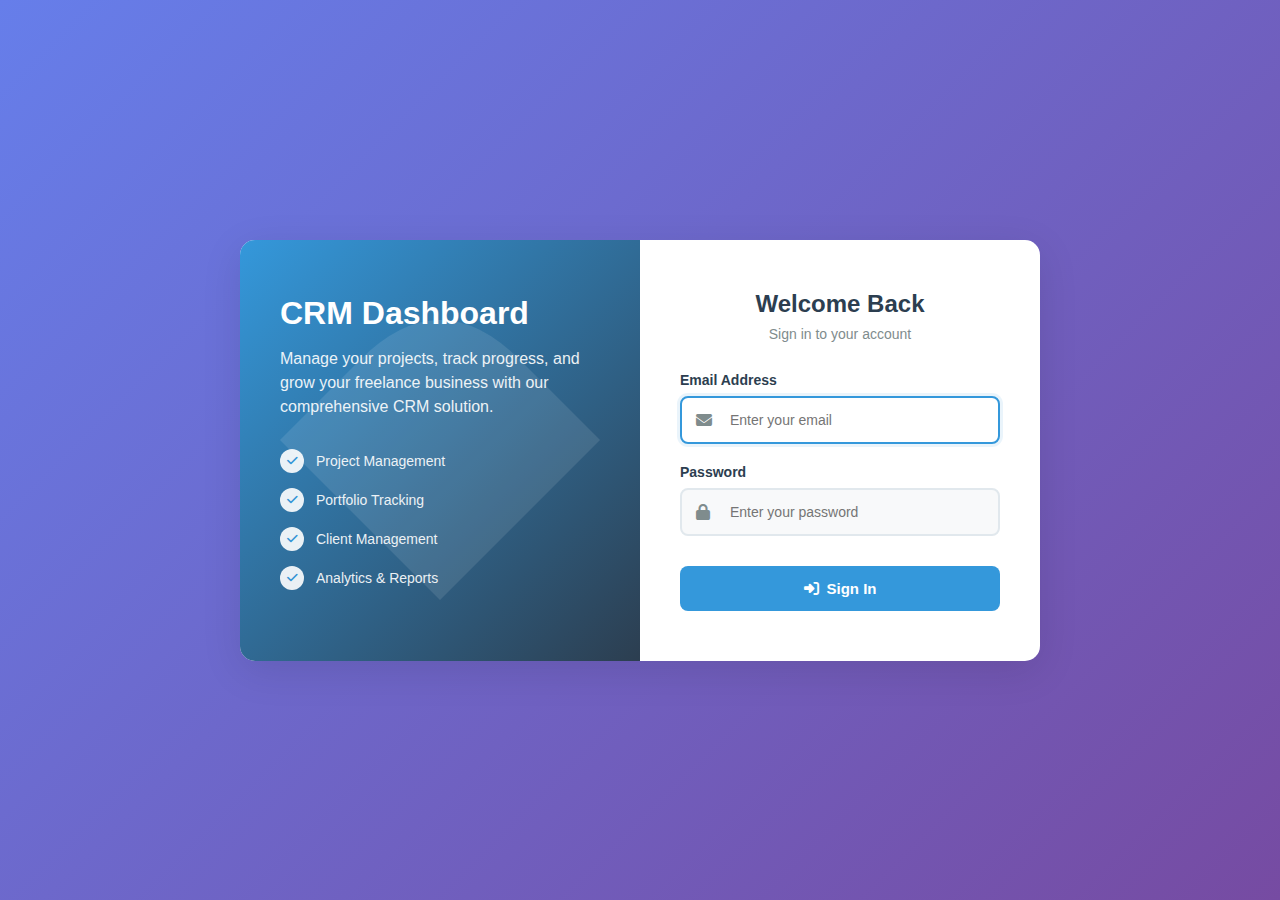
<file: login.html>
<!DOCTYPE html>
<html lang="en">
<head>
    <meta charset="UTF-8">
    <meta name="viewport" content="width=device-width, initial-scale=1.0">
    <title>CRM Dashboard - Login</title>
    <link rel="stylesheet" href="https://cdnjs.cloudflare.com/ajax/libs/font-awesome/6.4.0/css/all.min.css">
    <style>
        * {
            margin: 0;
            padding: 0;
            box-sizing: border-box;
        }

        body {
            font-family: 'Segoe UI', Tahoma, Geneva, Verdana, sans-serif;
            background: linear-gradient(135deg, #667eea 0%, #764ba2 100%);
            min-height: 100vh;
            display: flex;
            align-items: center;
            justify-content: center;
            padding: 20px;
        }

        .login-container {
            background: white;
            border-radius: 15px;
            box-shadow: 0 10px 40px rgba(0, 0, 0, 0.1);
            width: 100%;
            max-width: 800px;
            min-height: 400px;
            overflow: hidden;
            display: flex;
        }

        .login-brand {
            flex: 1;
            background: linear-gradient(135deg, #3498db, #2c3e50);
            color: white;
            padding: 50px 40px;
            display: flex;
            flex-direction: column;
            justify-content: center;
            position: relative;
            overflow: hidden;
        }

        .login-brand::before {
            content: '';
            position: absolute;
            top: 0;
            left: 0;
            right: 0;
            bottom: 0;
            background: url('data:image/svg+xml,<svg xmlns="http://www.w3.org/2000/svg" viewBox="0 0 100 100" opacity="0.1"><path fill="white" d="M30,30 Q50,10 70,30 T90,50 T70,70 T50,90 T30,70 T10,50 T30,30 Z"/></svg>') repeat;
        }

        .brand-content {
            position: relative;
            z-index: 2;
        }

        .login-brand h1 {
            font-size: 32px;
            font-weight: 700;
            margin-bottom: 15px;
            color: white;
        }

        .login-brand p {
            opacity: 0.9;
            font-size: 16px;
            line-height: 1.5;
            margin-bottom: 25px;
        }

        .brand-features {
            list-style: none;
            margin-top: 30px;
        }

        .brand-features li {
            display: flex;
            align-items: center;
            gap: 12px;
            margin-bottom: 15px;
            font-size: 14px;
            opacity: 0.9;
        }

        .brand-features i {
            color: #3498db;
            background: white;
            border-radius: 50%;
            width: 24px;
            height: 24px;
            display: flex;
            align-items: center;
            justify-content: center;
            font-size: 12px;
        }

        .login-form-section {
            flex: 1;
            padding: 50px 40px;
            display: flex;
            flex-direction: column;
            justify-content: center;
        }

        .form-header {
            margin-bottom: 30px;
            text-align: center;
        }

        .form-header h2 {
            font-size: 24px;
            font-weight: 600;
            color: #2c3e50;
            margin-bottom: 8px;
        }

        .form-header p {
            color: #7f8c8d;
            font-size: 14px;
        }

        .login-form {
            display: flex;
            flex-direction: column;
            gap: 20px;
        }

        .form-group {
            display: flex;
            flex-direction: column;
            gap: 8px;
        }

        .form-group label {
            font-weight: 600;
            color: #2c3e50;
            font-size: 14px;
        }

        .input-with-icon {
            position: relative;
        }

        .input-with-icon i {
            position: absolute;
            left: 16px;
            top: 50%;
            transform: translateY(-50%);
            color: #7f8c8d;
        }

        .form-input {
            width: 100%;
            padding: 14px 16px 14px 48px;
            border: 2px solid #e1e8ed;
            border-radius: 8px;
            font-size: 14px;
            transition: all 0.3s ease;
            background: #f8f9fa;
            color: #2c3e50;
        }

        .form-input:focus {
            outline: none;
            border-color: #3498db;
            background: white;
            box-shadow: 0 0 0 3px rgba(52, 152, 219, 0.1);
        }

        .login-btn {
            background: #3498db;
            color: white;
            border: none;
            padding: 14px;
            border-radius: 8px;
            font-size: 15px;
            font-weight: 600;
            cursor: pointer;
            transition: all 0.3s ease;
            margin-top: 10px;
            display: flex;
            align-items: center;
            justify-content: center;
            gap: 8px;
        }

        .login-btn:hover {
            background: #2980b9;
            transform: translateY(-1px);
            box-shadow: 0 4px 12px rgba(52, 152, 219, 0.3);
        }

        .login-btn:active {
            transform: translateY(0);
        }

        .login-btn:disabled {
            opacity: 0.7;
            cursor: not-allowed;
            transform: none;
        }

        .login-error {
            background: #ffeaea;
            border: 1px solid #ffcccc;
            color: #d63031;
            padding: 12px 16px;
            border-radius: 8px;
            display: none;
            align-items: center;
            gap: 10px;
            font-size: 14px;
            margin-bottom: 15px;
        }

        .login-error.show {
            display: flex;
        }

        .login-error i {
            color: #d63031;
        }

        .credential-item {
            display: flex;
            justify-content: space-between;
            margin-bottom: 4px;
        }

        @media (max-width: 768px) {
            .login-container {
                flex-direction: column;
                max-width: 400px;
            }
            
            .login-brand {
                padding: 30px 25px;
            }
            
            .login-form-section {
                padding: 30px 25px;
            }
        }

        @media (max-width: 480px) {
            .login-container {
                border-radius: 10px;
            }
            
            .login-brand h1 {
                font-size: 24px;
            }
            
            .login-form-section {
                padding: 25px 20px;
            }
        }
    </style>
</head>
<body>
    <div class="login-container">
        <div class="login-brand">
            <div class="brand-content">
                <h1>CRM Dashboard</h1>
                <p>Manage your projects, track progress, and grow your freelance business with our comprehensive CRM solution.</p>
                
                <ul class="brand-features">
                    <li>
                        <i class="fas fa-check"></i>
                        <span>Project Management</span>
                    </li>
                    <li>
                        <i class="fas fa-check"></i>
                        <span>Portfolio Tracking</span>
                    </li>
                    <li>
                        <i class="fas fa-check"></i>
                        <span>Client Management</span>
                    </li>
                    <li>
                        <i class="fas fa-check"></i>
                        <span>Analytics & Reports</span>
                    </li>
                </ul>
            </div>
        </div>

        <div class="login-form-section">
            <div class="form-header">
                <h2>Welcome Back</h2>
                <p>Sign in to your account</p>
            </div>

            <form id="login-form" class="login-form">
                <div class="form-group">
                    <label for="login-email">Email Address</label>
                    <div class="input-with-icon">
                        <i class="fas fa-envelope"></i>
                        <input type="email" id="login-email" class="form-input" placeholder="Enter your email" required>
                    </div>
                </div>

                <div class="form-group">
                    <label for="login-password">Password</label>
                    <div class="input-with-icon">
                        <i class="fas fa-lock"></i>
                        <input type="password" id="login-password" class="form-input" placeholder="Enter your password" required>
                    </div>
                </div>

                <div id="login-error" class="login-error">
                    <i class="fas fa-exclamation-circle"></i>
                    <span id="error-message">Invalid credentials</span>
                </div>

                <button type="submit" class="login-btn" id="login-btn">
                    <i class="fas fa-sign-in-alt"></i>
                    <span id="btn-text">Sign In</span>
                    <i class="fas fa-spinner fa-spin" id="btn-spinner" style="display: none;"></i>
                </button>
            </form>
        </div>
    </div>

    <script>
        // SHA-256 hashing function
        async function sha256(message) {
            const msgBuffer = new TextEncoder().encode(message);
            const hashBuffer = await crypto.subtle.digest('SHA-256', msgBuffer);
            const hashArray = Array.from(new Uint8Array(hashBuffer));
            return hashArray.map(b => b.toString(16).padStart(2, '0')).join('');
        }

        // Double encryption with salt for extra security
        async function doubleHashWithSalt(message, salt) {
            const combined = salt + message + salt;
            return await sha256(combined);
        }

        // Encrypted credentials storage - BOTH email and password are hashed
        // REPLACE THESE HASHES WITH YOUR ACTUAL ONES
        const ENCRYPTED_CREDENTIALS = [
            {
                emailHash: '2d5685a8ad8bd69250e0d3062a5a205341229824d1bcbb3b65d03fbddef0389c',    
                passwordHash: '4406b370d88935bf27126a34d73556124c42a51085058508e694d96a0cc7385d'
            }
        ];

        // Security salt - adds an extra layer of protection
        const SECURITY_SALT = 'crm_dashboard_2024_secure_salt_anurag';

        // Check credentials against encrypted storage
        async function checkCredentials(email, password) {
            for (let cred of ENCRYPTED_CREDENTIALS) {
                // Hash the input email with salt
                const inputEmailHash = await doubleHashWithSalt(email, SECURITY_SALT);
                
                // If email hash matches, check password
                if (inputEmailHash === cred.emailHash) {
                    // Hash the input password with salt
                    const inputPasswordHash = await doubleHashWithSalt(password, SECURITY_SALT);
                    return inputPasswordHash === cred.passwordHash;
                }
            }
            return false;
        }

        // Handle login
        document.getElementById('login-form').addEventListener('submit', async function(e) {
            e.preventDefault();
            
            const email = document.getElementById('login-email').value.trim();
            const password = document.getElementById('login-password').value;
            const errorDiv = document.getElementById('login-error');
            const loginBtn = document.getElementById('login-btn');
            const btnText = document.getElementById('btn-text');
            const btnSpinner = document.getElementById('btn-spinner');
            
            if (!email || !password) {
                document.getElementById('error-message').textContent = 'Please fill in all fields';
                errorDiv.classList.add('show');
                return;
            }
            
            // Show loading state
            btnText.textContent = 'Verifying...';
            btnSpinner.style.display = 'inline-block';
            loginBtn.disabled = true;
            
            try {
                const isValid = await checkCredentials(email, password);
                
                if (isValid) {
                    // Successful login
                    localStorage.setItem('crm_authenticated', 'true');
                    localStorage.setItem('crm_user_email', email);
                    window.location.href = 'index.html';
                } else {
                    document.getElementById('error-message').textContent = 'Invalid email or password';
                    errorDiv.classList.add('show');
                }
            } catch (error) {
                console.error('Login error:', error);
                document.getElementById('error-message').textContent = 'Login error. Please try again.';
                errorDiv.classList.add('show');
            } finally {
                // Reset button state
                btnText.textContent = 'Sign In';
                btnSpinner.style.display = 'none';
                loginBtn.disabled = false;
            }
        });

        // Check if already logged in
        if (localStorage.getItem('crm_authenticated') === 'true') {
            window.location.href = 'index.html';
        }

        // Auto-focus on email input
        document.getElementById('login-email').focus();

        // Security: Clear form on page hide
        window.addEventListener('beforeunload', function() {
            document.getElementById('login-form').reset();
        });
    </script>
</body>
</html>
</file>
